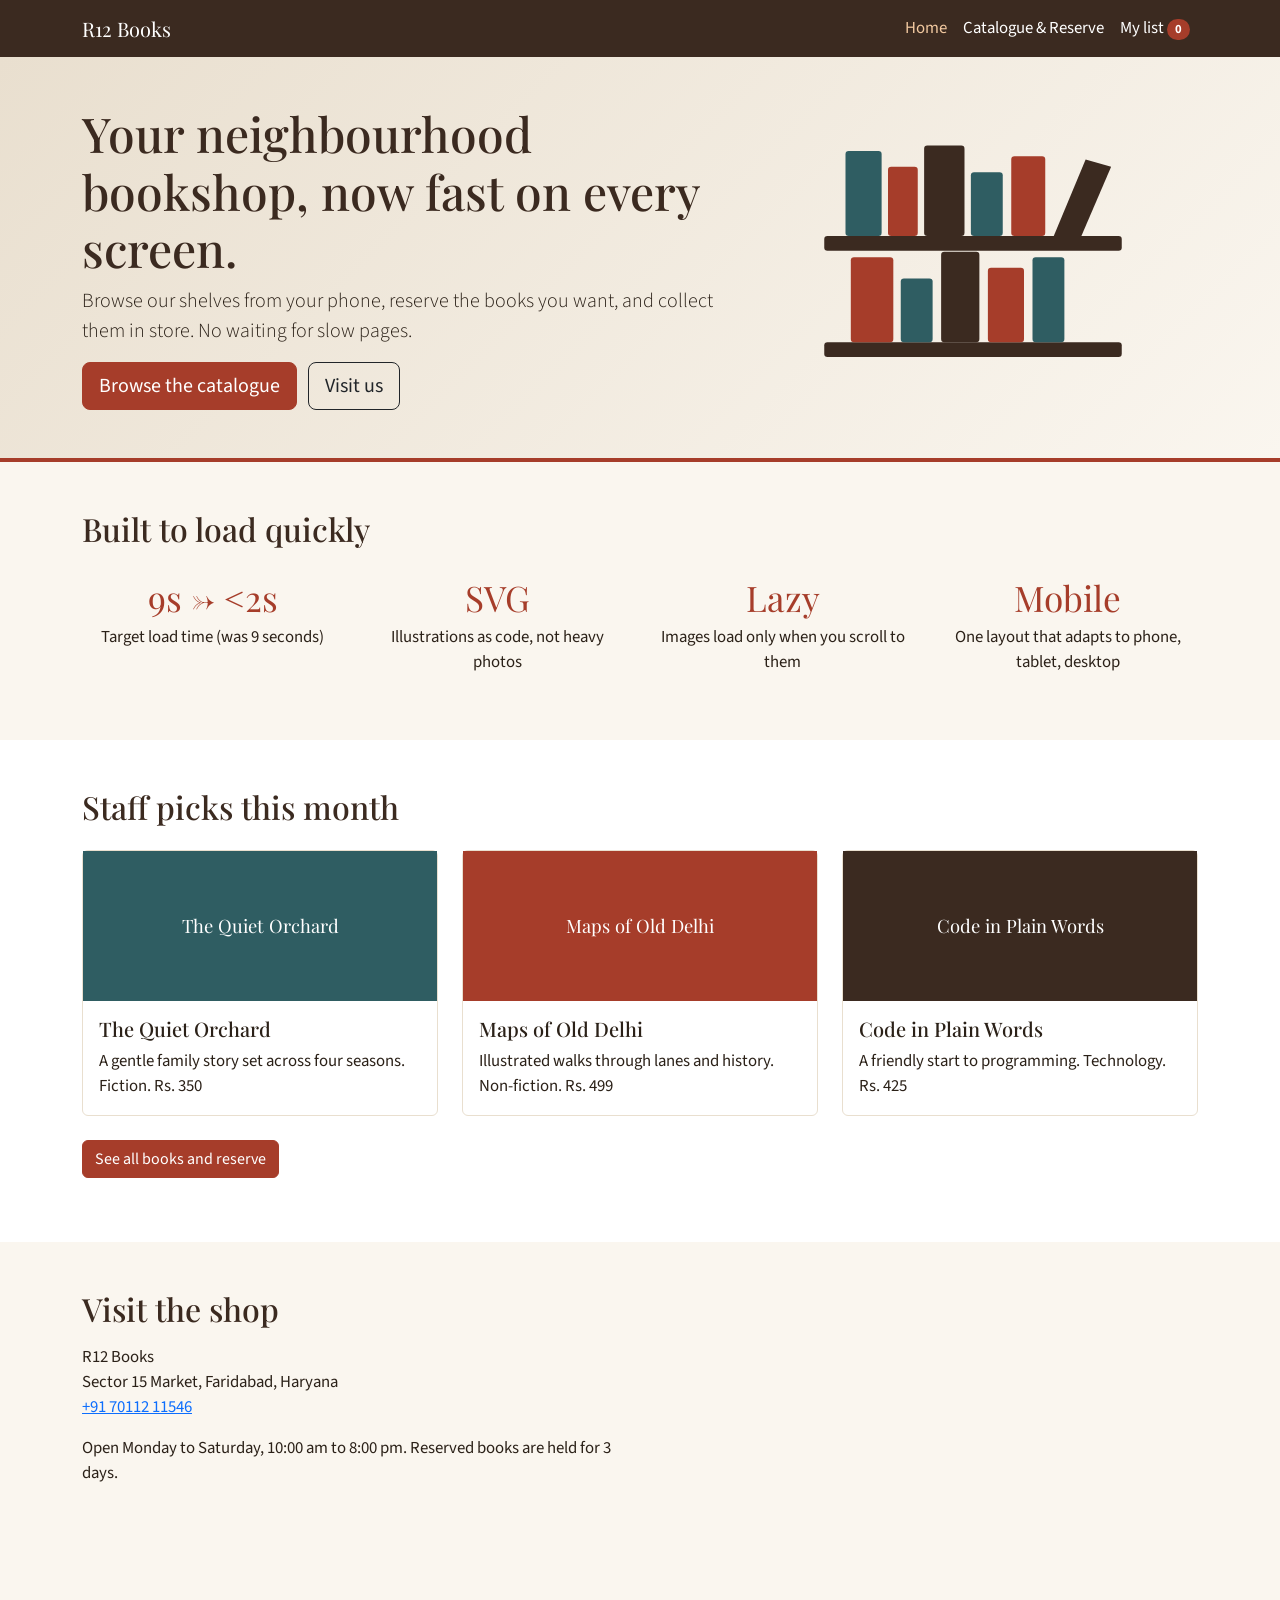
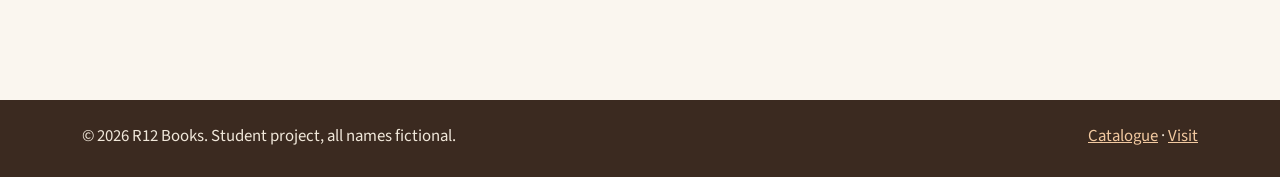
<file: index.html>
<!DOCTYPE html>
<html lang="en">
<head>
  <meta charset="UTF-8">
  <meta name="viewport" content="width=device-width, initial-scale=1">
  <title>R12 Books | Independent Bookstore - Fast, Mobile-Friendly Online Shop</title>
  <meta name="description" content="R12 Books is an independent bookstore. Browse our catalogue on any device, reserve books online and pick them up in store. Fast, light pages that work on your phone.">
  <meta name="keywords" content="independent bookstore, buy books online, reserve books, local bookshop">
  <meta name="author" content="R12 Books">
  <link rel="preconnect" href="https://fonts.googleapis.com">
  <link rel="preconnect" href="https://fonts.gstatic.com" crossorigin>
  <link href="https://fonts.googleapis.com/css2?family=Playfair+Display:wght@600;700&family=Source+Sans+3:wght@400;600&display=swap" rel="stylesheet">
  <link href="https://cdn.jsdelivr.net/npm/bootstrap@5.3.3/dist/css/bootstrap.min.css" rel="stylesheet">
  <link href="css/style.css" rel="stylesheet">
</head>
<body>
  <a class="skip-link" href="#main">Skip to main content</a>

  <header>
    <nav class="navbar navbar-expand-md site-nav" aria-label="Main navigation">
      <div class="container">
        <a class="navbar-brand" href="index.html">R12 Books</a>
        <button class="navbar-toggler bg-light" type="button" data-bs-toggle="collapse" data-bs-target="#navMenu" aria-controls="navMenu" aria-expanded="false" aria-label="Toggle navigation">
          <span class="navbar-toggler-icon"></span>
        </button>
        <div class="collapse navbar-collapse" id="navMenu">
          <ul class="navbar-nav ms-auto">
            <li class="nav-item"><a class="nav-link active" aria-current="page" href="index.html">Home</a></li>
            <li class="nav-item"><a class="nav-link" href="catalogue.html">Catalogue &amp; Reserve</a></li>
            <li class="nav-item">
              <a class="nav-link" href="catalogue.html#reservations">My list <span class="badge badge-count rounded-pill" id="navCount">0</span></a>
            </li>
          </ul>
        </div>
      </div>
    </nav>
  </header>

  <main id="main">
    <!-- Hero -->
    <section class="hero py-5">
      <div class="container">
        <div class="row align-items-center g-4">
          <div class="col-md-7">
            <h1>Your neighbourhood bookshop, now fast on every screen.</h1>
            <p class="lead">Browse our shelves from your phone, reserve the books you want, and collect them in store. No waiting for slow pages.</p>
            <a href="catalogue.html" class="btn btn-shop btn-lg me-2">Browse the catalogue</a>
            <a href="#visit" class="btn btn-outline-dark btn-lg">Visit us</a>
          </div>
          <div class="col-md-5 text-center">
            <!-- Inline SVG: zero image weight, scales to any screen -->
            <svg class="hero-art" viewBox="0 0 320 260" role="img" aria-labelledby="svgTitle svgDesc" xmlns="http://www.w3.org/2000/svg">
              <title id="svgTitle">Illustration of a bookshelf</title>
              <desc id="svgDesc">A wooden shelf holding six upright books in teal, terracotta and brown, with one book leaning to the right.</desc>
              <rect x="20" y="210" width="280" height="14" rx="3" fill="#3B2A20"/>
              <rect x="20" y="110" width="280" height="14" rx="3" fill="#3B2A20"/>
              <rect x="40" y="30" width="34" height="80" rx="3" fill="#2F5D62"/>
              <rect x="80" y="45" width="28" height="65" rx="3" fill="#A63D2A"/>
              <rect x="114" y="25" width="38" height="85" rx="3" fill="#3B2A20"/>
              <rect x="158" y="50" width="30" height="60" rx="3" fill="#2F5D62"/>
              <rect x="196" y="35" width="32" height="75" rx="3" fill="#A63D2A"/>
              <polygon points="236,110 262,110 290,45 266,38" fill="#3B2A20"/>
              <rect x="45" y="130" width="40" height="80" rx="3" fill="#A63D2A"/>
              <rect x="92" y="150" width="30" height="60" rx="3" fill="#2F5D62"/>
              <rect x="130" y="125" width="36" height="85" rx="3" fill="#3B2A20"/>
              <rect x="174" y="140" width="34" height="70" rx="3" fill="#A63D2A"/>
              <rect x="216" y="130" width="30" height="80" rx="3" fill="#2F5D62"/>
            </svg>
          </div>
        </div>
      </div>
    </section>

    <!-- Why the new site is fast -->
    <section class="py-5" aria-labelledby="speedHeading">
      <div class="container">
        <h2 id="speedHeading" class="mb-4">Built to load quickly</h2>
        <div class="row g-4 text-center">
          <div class="col-6 col-md-3">
            <p class="stat mb-0">9s &rarr; &lt;2s</p>
            <p>Target load time (was 9 seconds)</p>
          </div>
          <div class="col-6 col-md-3">
            <p class="stat mb-0">SVG</p>
            <p>Illustrations as code, not heavy photos</p>
          </div>
          <div class="col-6 col-md-3">
            <p class="stat mb-0">Lazy</p>
            <p>Images load only when you scroll to them</p>
          </div>
          <div class="col-6 col-md-3">
            <p class="stat mb-0">Mobile</p>
            <p>One layout that adapts to phone, tablet, desktop</p>
          </div>
        </div>
      </div>
    </section>

    <!-- Featured books -->
    <section class="py-5 bg-white" aria-labelledby="featHeading">
      <div class="container">
        <h2 id="featHeading" class="mb-4">Staff picks this month</h2>
        <div class="row g-4">
          <article class="col-12 col-sm-6 col-lg-4">
            <div class="card book-card h-100">
              <div class="cover cover-1" role="img" aria-label="Book cover: The Quiet Orchard">The Quiet Orchard</div>
              <div class="card-body">
                <h3 class="h5 card-title">The Quiet Orchard</h3>
                <p class="card-text">A gentle family story set across four seasons. Fiction. Rs. 350</p>
              </div>
            </div>
          </article>
          <article class="col-12 col-sm-6 col-lg-4">
            <div class="card book-card h-100">
              <div class="cover cover-2" role="img" aria-label="Book cover: Maps of Old Delhi">Maps of Old Delhi</div>
              <div class="card-body">
                <h3 class="h5 card-title">Maps of Old Delhi</h3>
                <p class="card-text">Illustrated walks through lanes and history. Non-fiction. Rs. 499</p>
              </div>
            </div>
          </article>
          <article class="col-12 col-sm-6 col-lg-4">
            <div class="card book-card h-100">
              <div class="cover cover-3" role="img" aria-label="Book cover: Code in Plain Words">Code in Plain Words</div>
              <div class="card-body">
                <h3 class="h5 card-title">Code in Plain Words</h3>
                <p class="card-text">A friendly start to programming. Technology. Rs. 425</p>
              </div>
            </div>
          </article>
        </div>
        <p class="mt-4"><a href="catalogue.html" class="btn btn-shop">See all books and reserve</a></p>
      </div>
    </section>

    <!-- Visit -->
    <section id="visit" class="py-5" aria-labelledby="visitHeading">
      <div class="container">
        <h2 id="visitHeading" class="mb-3">Visit the shop</h2>
        <div class="row g-4">
          <div class="col-md-6">
            <address>
              R12 Books<br>
              Sector 15 Market, Faridabad, Haryana<br>
              <a href="tel:+917011211546">+91 70112 11546</a>
            </address>
            <p>Open Monday to Saturday, 10:00 am to 8:00 pm. Reserved books are held for 3 days.</p>
          </div>
          <div class="col-md-6">
            <div class="ratio ratio-16x9">
              <iframe title="Map showing the bookstore area" loading="lazy"
                src="https://www.openstreetmap.org/export/embed.html?bbox=77.28%2C28.38%2C77.34%2C28.43&amp;layer=mapnik"></iframe>
            </div>
          </div>
        </div>
      </div>
    </section>
  </main>

  <footer class="site-footer py-4">
    <div class="container d-flex flex-column flex-md-row justify-content-between">
      <p class="mb-1">&copy; 2026 R12 Books. Student project, all names fictional.</p>
      <p class="mb-0"><a href="catalogue.html">Catalogue</a> &middot; <a href="#visit">Visit</a></p>
    </div>
  </footer>

  <script src="https://cdn.jsdelivr.net/npm/bootstrap@5.3.3/dist/js/bootstrap.bundle.min.js" defer></script>
  <script src="js/app.js" defer></script>
</body>
</html>
</file>
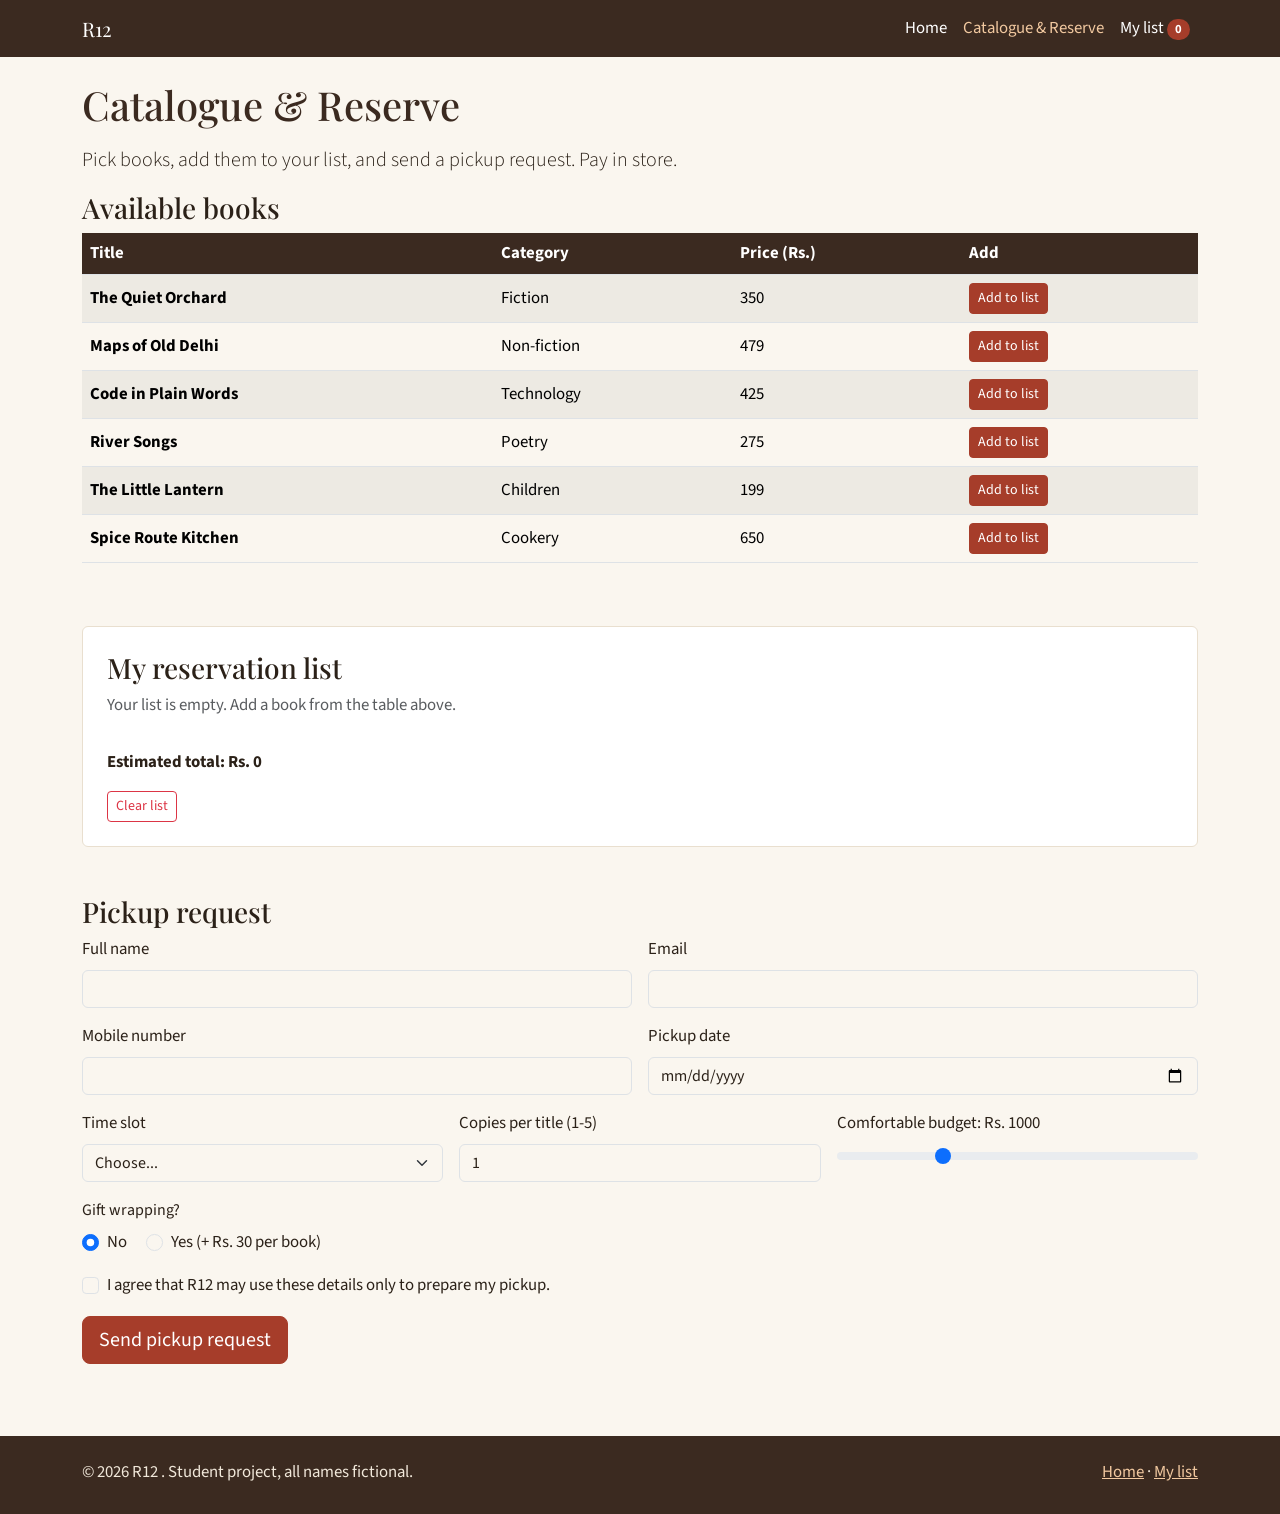
<file: catalogue.html>
<!DOCTYPE html>
<html lang="en">

<head>
  <meta charset="UTF-8">
  <meta name="viewport" content="width=device-width, initial-scale=1">
  <title>Catalogue &amp; Reserve | R12 Books</title>
  <meta name="description"
    content="Browse the R12 Books catalogue with prices, then reserve books online for in-store pickup. Your reservation list is saved on your device.">
  <meta name="keywords" content="book catalogue, reserve books, book prices, bookstore pickup">
  <meta name="author" content="R12 Books">
  <link rel="preconnect" href="https://fonts.googleapis.com">
  <link rel="preconnect" href="https://fonts.gstatic.com" crossorigin>
  <link
    href="https://fonts.googleapis.com/css2?family=Playfair+Display:wght@600;700&family=Source+Sans+3:wght@400;600&display=swap"
    rel="stylesheet">
  <link href="https://cdn.jsdelivr.net/npm/bootstrap@5.3.3/dist/css/bootstrap.min.css" rel="stylesheet">
  <link href="css/style.css" rel="stylesheet">
</head>

<body>
  <a class="skip-link" href="#main">Skip to main content</a>

  <header>
    <nav class="navbar navbar-expand-md site-nav" aria-label="Main navigation">
      <div class="container">
        <a class="navbar-brand" href="index.html">R12 </a>
        <button class="navbar-toggler bg-light" type="button" data-bs-toggle="collapse" data-bs-target="#navMenu"
          aria-controls="navMenu" aria-expanded="false" aria-label="Toggle navigation">
          <span class="navbar-toggler-icon"></span>
        </button>
        <div class="collapse navbar-collapse" id="navMenu">
          <ul class="navbar-nav ms-auto">
            <li class="nav-item"><a class="nav-link" href="index.html">Home</a></li>
            <li class="nav-item"><a class="nav-link active" aria-current="page" href="catalogue.html">Catalogue &amp;
                Reserve</a></li>
            <li class="nav-item">
              <a class="nav-link" href="#reservations">My list <span class="badge badge-count rounded-pill"
                  id="navCount">0</span></a>
            </li>
          </ul>
        </div>
      </div>
    </nav>
  </header>

  <main id="main" class="container py-4">
    <h1 class="mb-3">Catalogue &amp; Reserve</h1>
    <p class="lead">Pick books, add them to your list, and send a pickup request. Pay in store.</p>

    <!-- TABLE -->
    <section aria-labelledby="tableHeading" class="mb-5">
      <h2 id="tableHeading" class="h3">Available books</h2>
      <p class="table-responsive-note small text-muted">Swipe sideways to see all columns.</p>
      <div class="table-responsive">
        <table class="table table-striped align-middle" id="bookTable">
          <caption class="visually-hidden">List of books with category, price and an add button</caption>
          <thead>
            <tr>
              <th scope="col">Title</th>
              <th scope="col">Category</th>
              <th scope="col">Price (Rs.)</th>
              <th scope="col">Add</th>
            </tr>
          </thead>
          <tbody>
            <tr data-id="b1" data-title="The Quiet Orchard" data-price="350">
              <th scope="row">The Quiet Orchard</th>
              <td>Fiction</td>
              <td>350</td>
              <td><button type="button" class="btn btn-sm btn-shop add-btn">Add to list</button></td>
            </tr>
            <tr data-id="b2" data-title="Maps of Old Delhi" data-price="479">
              <th scope="row">Maps of Old Delhi</th>
              <td>Non-fiction</td>
              <td>479</td>
              <td><button type="button" class="btn btn-sm btn-shop add-btn">Add to list</button></td>
            </tr>
            <tr data-id="b3" data-title="Code in Plain Words" data-price="425">
              <th scope="row">Code in Plain Words</th>
              <td>Technology</td>
              <td>425</td>
              <td><button type="button" class="btn btn-sm btn-shop add-btn">Add to list</button></td>
            </tr>
            <tr data-id="b4" data-title="River Songs" data-price="275">
              <th scope="row">River Songs</th>
              <td>Poetry</td>
              <td>275</td>
              <td><button type="button" class="btn btn-sm btn-shop add-btn">Add to list</button></td>
            </tr>
            <tr data-id="b5" data-title="The Little Lantern" data-price="199">
              <th scope="row">The Little Lantern</th>
              <td>Children</td>
              <td>199</td>
              <td><button type="button" class="btn btn-sm btn-shop add-btn">Add to list</button></td>
            </tr>
            <tr data-id="b6" data-title="Spice Route Kitchen" data-price="650">
              <th scope="row">Spice Route Kitchen</th>
              <td>Cookery</td>
              <td>650</td>
              <td><button type="button" class="btn btn-sm btn-shop add-btn">Add to list</button></td>
            </tr>
          </tbody>
        </table>
      </div>
    </section>

    <!-- RESERVATION LIST (JS feature) -->
    <section id="reservations" class="reserve-panel p-3 p-md-4 mb-5 rounded" aria-labelledby="listHeading">
      <h2 id="listHeading" class="h3">My reservation list</h2>
      <p id="emptyMsg" class="text-muted">Your list is empty. Add a book from the table above.</p>
      <ul class="list-group mb-3" id="reserveList"></ul>
      <p class="fw-bold mb-3">Estimated total: Rs. <span id="totalPrice">0</span></p>
      <button type="button" class="btn btn-outline-danger btn-sm" id="clearBtn">Clear list</button>
    </section>

    <!-- FORM with 5+ input types -->
    <section aria-labelledby="formHeading" class="mb-5">
      <h2 id="formHeading" class="h3">Pickup request</h2>
      <form id="pickupForm" class="row g-3" novalidate>
        <div class="col-md-6">
          <label for="fullName" class="form-label">Full name</label>
          <input type="text" class="form-control" id="fullName" name="fullName" autocomplete="name" required
            minlength="3">
          <div class="invalid-feedback">Please enter your name (at least 3 letters).</div>
        </div>
        <div class="col-md-6">
          <label for="email" class="form-label">Email</label>
          <input type="email" class="form-control" id="email" name="email" autocomplete="email" required>
          <div class="invalid-feedback">Please enter a valid email address.</div>
        </div>
        <div class="col-md-6">
          <label for="phone" class="form-label">Mobile number</label>
          <input type="tel" class="form-control" id="phone" name="phone" autocomplete="tel" pattern="[6-9][0-9]{9}"
            inputmode="numeric" required>
          <div class="invalid-feedback">Enter a 10-digit Indian mobile number.</div>
        </div>
        <div class="col-md-6">
          <label for="pickupDate" class="form-label">Pickup date</label>
          <input type="date" class="form-control" id="pickupDate" name="pickupDate" required>
          <div class="invalid-feedback">Choose a pickup date from today onwards.</div>
        </div>
        <div class="col-md-4">
          <label for="slot" class="form-label">Time slot</label>
          <select class="form-select" id="slot" name="slot" required>
            <option value="">Choose...</option>
            <option>10 am - 1 pm</option>
            <option>1 pm - 4 pm</option>
            <option>4 pm - 8 pm</option>
          </select>
          <div class="invalid-feedback">Please pick a time slot.</div>
        </div>
        <div class="col-md-4">
          <label for="copies" class="form-label">Copies per title (1-5)</label>
          <input type="number" class="form-control" id="copies" name="copies" min="1" max="5" value="1" required>
          <div class="invalid-feedback">Enter a number from 1 to 5.</div>
        </div>
        <div class="col-md-4">
          <label for="budget" class="form-label">Comfortable budget: Rs. <output id="budgetOut">1000</output></label>
          <input type="range" class="form-range" id="budget" name="budget" min="200" max="3000" step="100" value="1000">
        </div>
        <fieldset class="col-12">
          <legend class="form-label fs-6">Gift wrapping?</legend>
          <div class="form-check form-check-inline">
            <input class="form-check-input" type="radio" name="gift" id="giftNo" value="no" checked>
            <label class="form-check-label" for="giftNo">No</label>
          </div>
          <div class="form-check form-check-inline">
            <input class="form-check-input" type="radio" name="gift" id="giftYes" value="yes">
            <label class="form-check-label" for="giftYes">Yes (+ Rs. 30 per book)</label>
          </div>
        </fieldset>
        <div class="col-12">
          <div class="form-check">
            <input class="form-check-input" type="checkbox" id="consent" required>
            <label class="form-check-label" for="consent">I agree that R12  may use these details only to prepare
              my pickup.</label>
            <div class="invalid-feedback">Please tick to continue.</div>
          </div>
        </div>
        <div class="col-12">
          <button type="submit" class="btn btn-shop btn-lg">Send pickup request</button>
        </div>
      </form>
      <div id="formStatus" class="alert alert-success mt-3 d-none" role="status"></div>
    </section>
  </main>

  <footer class="site-footer py-4">
    <div class="container d-flex flex-column flex-md-row justify-content-between">
      <p class="mb-1">&copy; 2026 R12 . Student project, all names fictional.</p>
      <p class="mb-0"><a href="index.html">Home</a> &middot; <a href="#reservations">My list</a></p>
    </div>
  </footer>

  <script src="https://cdn.jsdelivr.net/npm/bootstrap@5.3.3/dist/js/bootstrap.bundle.min.js" defer></script>
  <script src="js/app.js" defer></script>
</body>

</html>
</file>
<file: css/style.css>
/* X12 Books - custom layer on top of Bootstrap 5
   Palette: espresso #3B2A20 | paper #FAF6EF | terracotta #A63D2A | teal #2F5D62 | sand #E9DFCF
   Fonts: Playfair Display (headings) + Source Sans 3 (body) */

:root {
  --espresso: #3b2a20;
  --paper: #faf6ef;
  --terracotta: #a63d2a;
  --teal: #2f5d62;
  --sand: #e9dfcf;
  --bs-body-font-family: "Source Sans 3", system-ui, -apple-system, "Segoe UI", sans-serif;
  --bs-body-color: #2b2118;
  --bs-body-bg: var(--paper);
  --bs-body-font-size: 1.05rem; /* larger base text for readability */
}

h1, h2, h3, h4, .navbar-brand, .display-5 {
  font-family: "Playfair Display", Georgia, serif;
  color: var(--espresso);
}

/* Skip link for keyboard users */
.skip-link {
  position: absolute;
  left: -999px;
  top: 0;
  background: var(--espresso);
  color: #fff;
  padding: .5rem 1rem;
  z-index: 2000;
}
.skip-link:focus { left: 0; }

/* Navbar */
.site-nav { background: var(--espresso); }
.site-nav .navbar-brand,
.site-nav .nav-link { color: #fff; }
.site-nav .nav-link:hover,
.site-nav .nav-link.active { color: #f2c9a0; }
.badge-count { background: var(--terracotta); }

/* Buttons */
.btn-shop {
  background: var(--terracotta);
  border-color: var(--terracotta);
  color: #fff;
}
.btn-shop:hover, .btn-shop:focus {
  background: #8a2f1f;
  border-color: #8a2f1f;
  color: #fff;
}

/* Hero */
.hero {
  background: linear-gradient(135deg, var(--sand), var(--paper));
  border-bottom: 4px solid var(--terracotta);
}
.hero-art { max-width: 340px; width: 100%; height: auto; }

/* Book cards - TRANSITION (1 of 1 required) */
.book-card {
  border: 1px solid var(--sand);
  background: #fff;
  transition: transform .3s ease, box-shadow .3s ease;
}
.book-card:hover,
.book-card:focus-within {
  transform: translateY(-6px);
  box-shadow: 0 .75rem 1.5rem rgba(59, 42, 32, .18);
}
.cover {
  height: 150px;
  display: flex;
  align-items: center;
  justify-content: center;
  color: #fff;
  font-family: "Playfair Display", Georgia, serif;
  font-size: 1.15rem;
  text-align: center;
  padding: 1rem;
}
.cover-1 { background: var(--teal); }
.cover-2 { background: var(--terracotta); }
.cover-3 { background: var(--espresso); }

/* Speed section */
.stat {
  font-family: "Playfair Display", Georgia, serif;
  font-size: 2.2rem;
  color: var(--terracotta);
}

/* Tables */
.table thead th { background: var(--espresso); color: #fff; }

/* Reservation panel */
.reserve-panel { background: #fff; border: 1px solid var(--sand); }

footer.site-footer {
  background: var(--espresso);
  color: #f1e8da;
}
footer.site-footer a { color: #f2c9a0; }

/* ---------- MEDIA QUERY 1: phones ---------- */
@media (max-width: 575.98px) {
  :root { --bs-body-font-size: 1rem; }
  .hero h1 { font-size: 1.8rem; }
  .cover { height: 110px; }
  .table-responsive-note { display: block; }
  .stat { font-size: 1.7rem; }
}

/* ---------- MEDIA QUERY 2: large desktops ---------- */
@media (min-width: 992px) {
  .hero { padding-top: 4rem; padding-bottom: 4rem; }
  .hero h1 { font-size: 3rem; }
  .table-responsive-note { display: none; }
}

/* Respect reduced-motion preference (accessibility) */
@media (prefers-reduced-motion: reduce) {
  .book-card { transition: none; }
  .book-card:hover { transform: none; }
}
</file>
